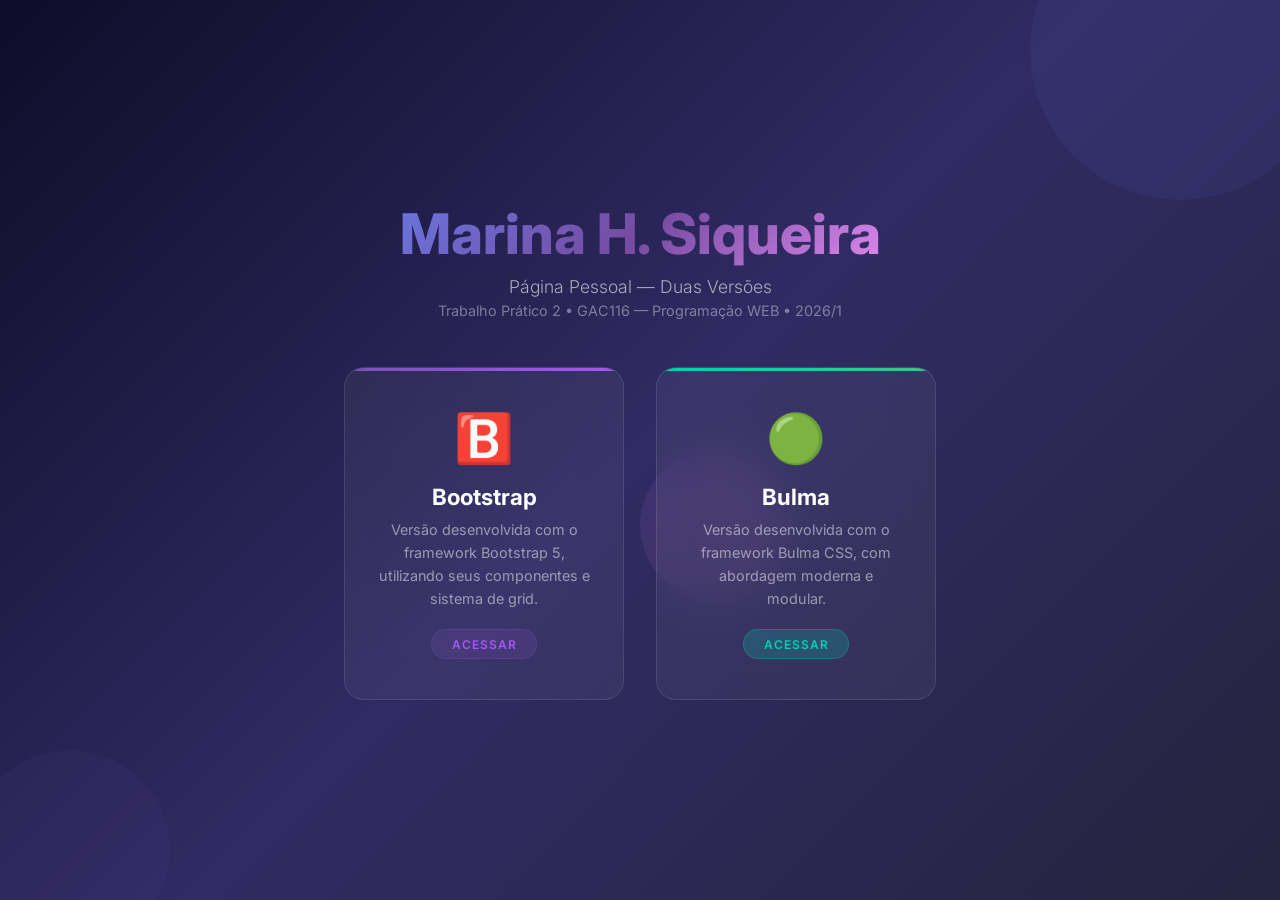
<file: index.html>
<!DOCTYPE html>
<html lang="pt-BR">
<head>
    <meta charset="UTF-8">
    <meta name="viewport" content="width=device-width, initial-scale=1.0">
    <meta name="description" content="Página Pessoal de Marina Hermógenes Siqueira - Trabalho Prático 2 - GAC116">
    <title>Marina H. Siqueira - Página Pessoal</title>
    <link rel="preconnect" href="https://fonts.googleapis.com">
    <link rel="preconnect" href="https://fonts.gstatic.com" crossorigin>
    <link href="https://fonts.googleapis.com/css2?family=Inter:wght@300;400;500;600;700;800&display=swap" rel="stylesheet">
    <style>
        *, *::before, *::after {
            margin: 0;
            padding: 0;
            box-sizing: border-box;
        }

        body {
            font-family: 'Inter', sans-serif;
            min-height: 100vh;
            display: flex;
            align-items: center;
            justify-content: center;
            background: linear-gradient(135deg, #0f0c29, #302b63, #24243e);
            color: #fff;
            overflow: hidden;
        }

        .container {
            text-align: center;
            padding: 2rem;
        }

        .title {
            font-size: clamp(2rem, 5vw, 3.5rem);
            font-weight: 800;
            margin-bottom: 0.5rem;
            background: linear-gradient(135deg, #667eea, #764ba2, #f093fb);
            -webkit-background-clip: text;
            -webkit-text-fill-color: transparent;
            background-clip: text;
            animation: fadeInUp 0.8s ease-out;
        }

        .subtitle {
            font-size: 1.1rem;
            color: rgba(255,255,255,0.6);
            margin-bottom: 0.3rem;
            font-weight: 300;
            animation: fadeInUp 0.8s ease-out 0.15s both;
        }

        .discipline {
            font-size: 0.9rem;
            color: rgba(255,255,255,0.4);
            margin-bottom: 3rem;
            animation: fadeInUp 0.8s ease-out 0.3s both;
        }

        .cards {
            display: flex;
            gap: 2rem;
            justify-content: center;
            flex-wrap: wrap;
            animation: fadeInUp 0.8s ease-out 0.45s both;
        }

        .card {
            background: rgba(255,255,255,0.05);
            backdrop-filter: blur(20px);
            border: 1px solid rgba(255,255,255,0.1);
            border-radius: 20px;
            padding: 2.5rem 2rem;
            width: 280px;
            text-decoration: none;
            color: #fff;
            transition: all 0.4s cubic-bezier(0.175, 0.885, 0.32, 1.275);
            position: relative;
            overflow: hidden;
        }

        .card::before {
            content: '';
            position: absolute;
            top: 0;
            left: 0;
            right: 0;
            height: 3px;
            border-radius: 20px 20px 0 0;
            transition: height 0.3s ease;
        }

        .card-bootstrap::before {
            background: linear-gradient(90deg, #7952b3, #a855f7);
        }

        .card-bulma::before {
            background: linear-gradient(90deg, #00d1b2, #3ec487);
        }

        .card:hover {
            transform: translateY(-10px) scale(1.03);
            border-color: rgba(255,255,255,0.25);
            box-shadow: 0 20px 60px rgba(0,0,0,0.3);
        }

        .card:hover::before {
            height: 5px;
        }

        .card-icon {
            font-size: 3rem;
            margin-bottom: 1rem;
        }

        .card-title {
            font-size: 1.4rem;
            font-weight: 700;
            margin-bottom: 0.5rem;
        }

        .card-desc {
            font-size: 0.9rem;
            color: rgba(255,255,255,0.5);
            line-height: 1.6;
        }

        .card-badge {
            display: inline-block;
            margin-top: 1.2rem;
            padding: 0.4rem 1.2rem;
            border-radius: 50px;
            font-size: 0.75rem;
            font-weight: 600;
            text-transform: uppercase;
            letter-spacing: 1px;
        }

        .card-bootstrap .card-badge {
            background: rgba(121, 82, 179, 0.2);
            color: #a855f7;
            border: 1px solid rgba(121, 82, 179, 0.3);
        }

        .card-bulma .card-badge {
            background: rgba(0, 209, 178, 0.2);
            color: #00d1b2;
            border: 1px solid rgba(0, 209, 178, 0.3);
        }

        .floating-shapes {
            position: fixed;
            top: 0;
            left: 0;
            width: 100%;
            height: 100%;
            pointer-events: none;
            z-index: -1;
        }

        .shape {
            position: absolute;
            border-radius: 50%;
            opacity: 0.08;
            animation: float 20s infinite ease-in-out;
        }

        .shape:nth-child(1) {
            width: 300px;
            height: 300px;
            background: #667eea;
            top: -100px;
            right: -50px;
            animation-delay: 0s;
        }

        .shape:nth-child(2) {
            width: 200px;
            height: 200px;
            background: #764ba2;
            bottom: -50px;
            left: -30px;
            animation-delay: -5s;
        }

        .shape:nth-child(3) {
            width: 150px;
            height: 150px;
            background: #f093fb;
            top: 50%;
            left: 50%;
            animation-delay: -10s;
        }

        @keyframes float {
            0%, 100% { transform: translate(0, 0) rotate(0deg); }
            25% { transform: translate(30px, -30px) rotate(5deg); }
            50% { transform: translate(-20px, 20px) rotate(-5deg); }
            75% { transform: translate(15px, 10px) rotate(3deg); }
        }

        @keyframes fadeInUp {
            from {
                opacity: 0;
                transform: translateY(30px);
            }
            to {
                opacity: 1;
                transform: translateY(0);
            }
        }

        @media (max-width: 600px) {
            .cards {
                flex-direction: column;
                align-items: center;
            }
            .card {
                width: 100%;
                max-width: 320px;
            }
        }
    </style>
</head>
<body>
    <div class="floating-shapes">
        <div class="shape"></div>
        <div class="shape"></div>
        <div class="shape"></div>
    </div>

    <div class="container">
        <h1 class="title">Marina H. Siqueira</h1>
        <p class="subtitle">Página Pessoal — Duas Versões</p>
        <p class="discipline">Trabalho Prático 2 • GAC116 — Programação WEB • 2026/1</p>

        <div class="cards">
            <a href="bootstrap/index.html" class="card card-bootstrap" id="card-bootstrap">
                <div class="card-icon">🅱️</div>
                <h2 class="card-title">Bootstrap</h2>
                <p class="card-desc">Versão desenvolvida com o framework Bootstrap 5, utilizando seus componentes e sistema de grid.</p>
                <span class="card-badge">Acessar</span>
            </a>

            <a href="bulma/index.html" class="card card-bulma" id="card-bulma">
                <div class="card-icon">🟢</div>
                <h2 class="card-title">Bulma</h2>
                <p class="card-desc">Versão desenvolvida com o framework Bulma CSS, com abordagem moderna e modular.</p>
                <span class="card-badge">Acessar</span>
            </a>
        </div>
    </div>
</body>
</html>
</file>
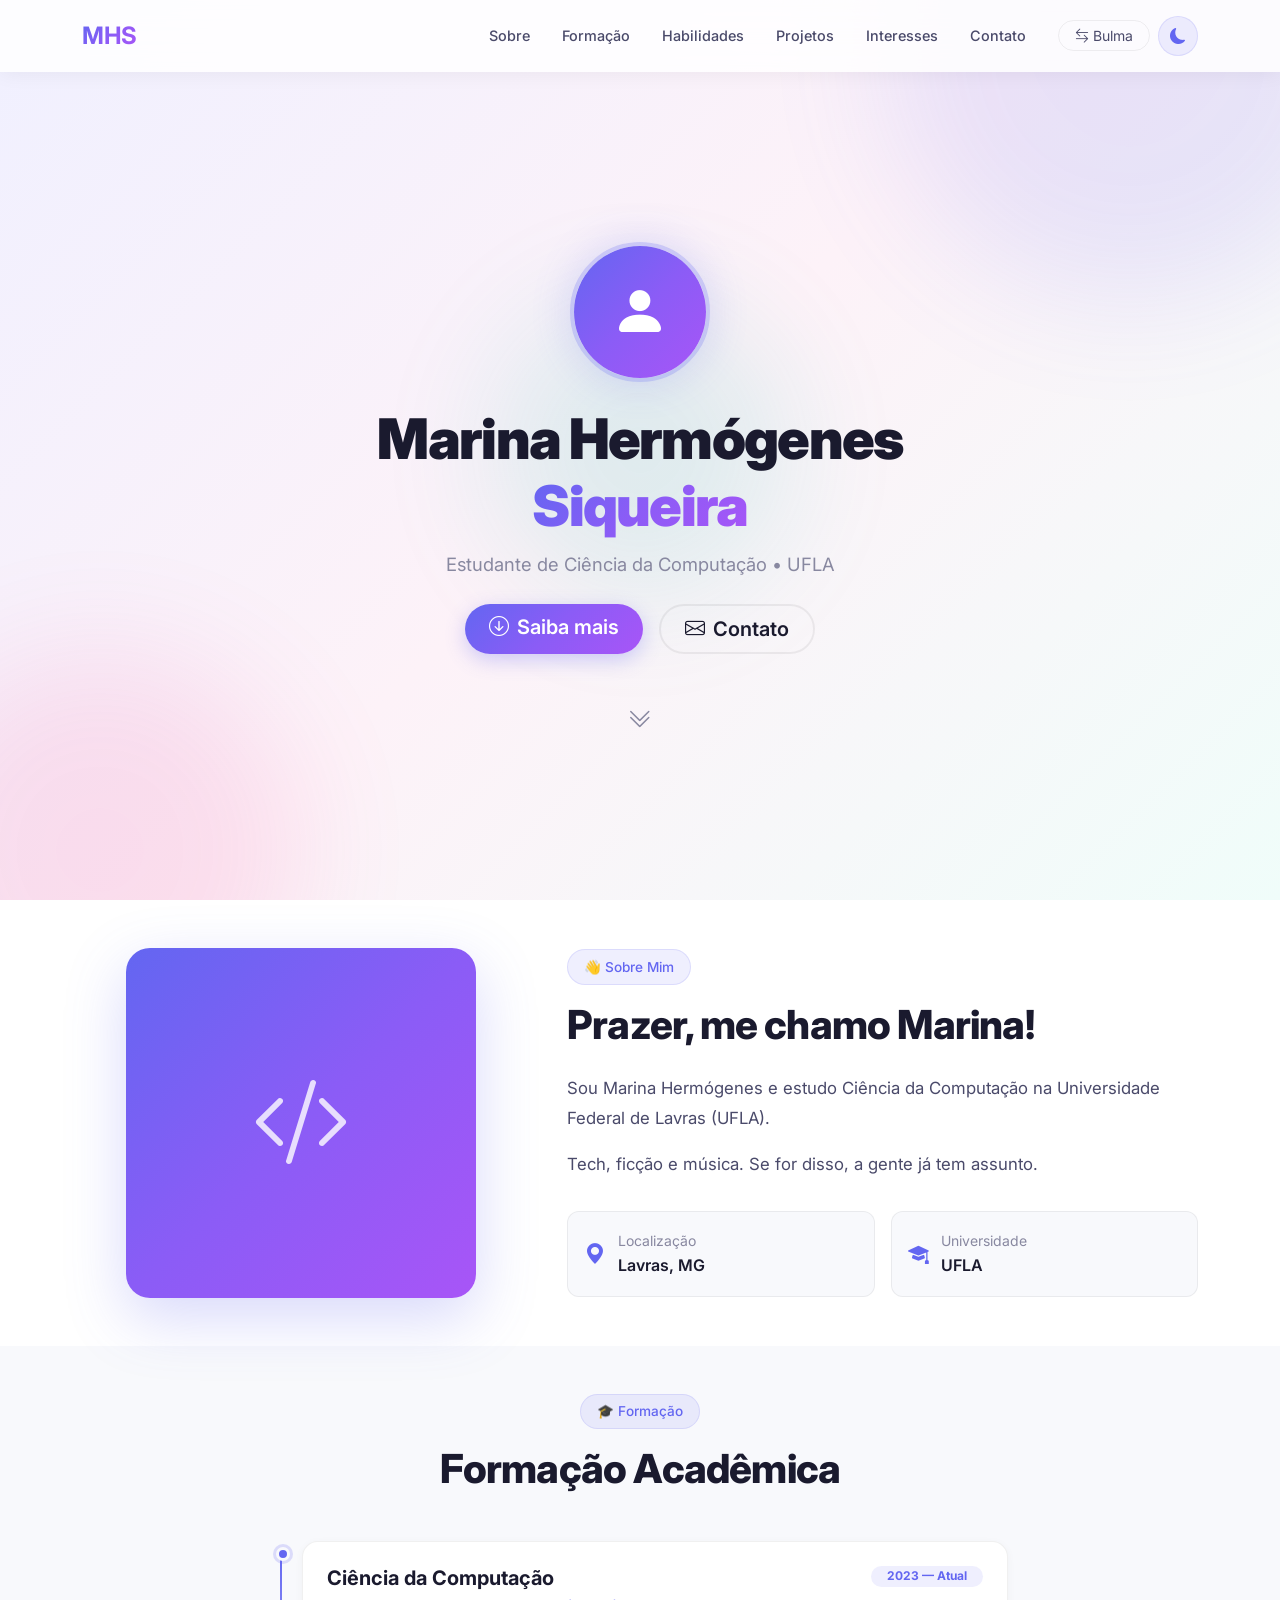
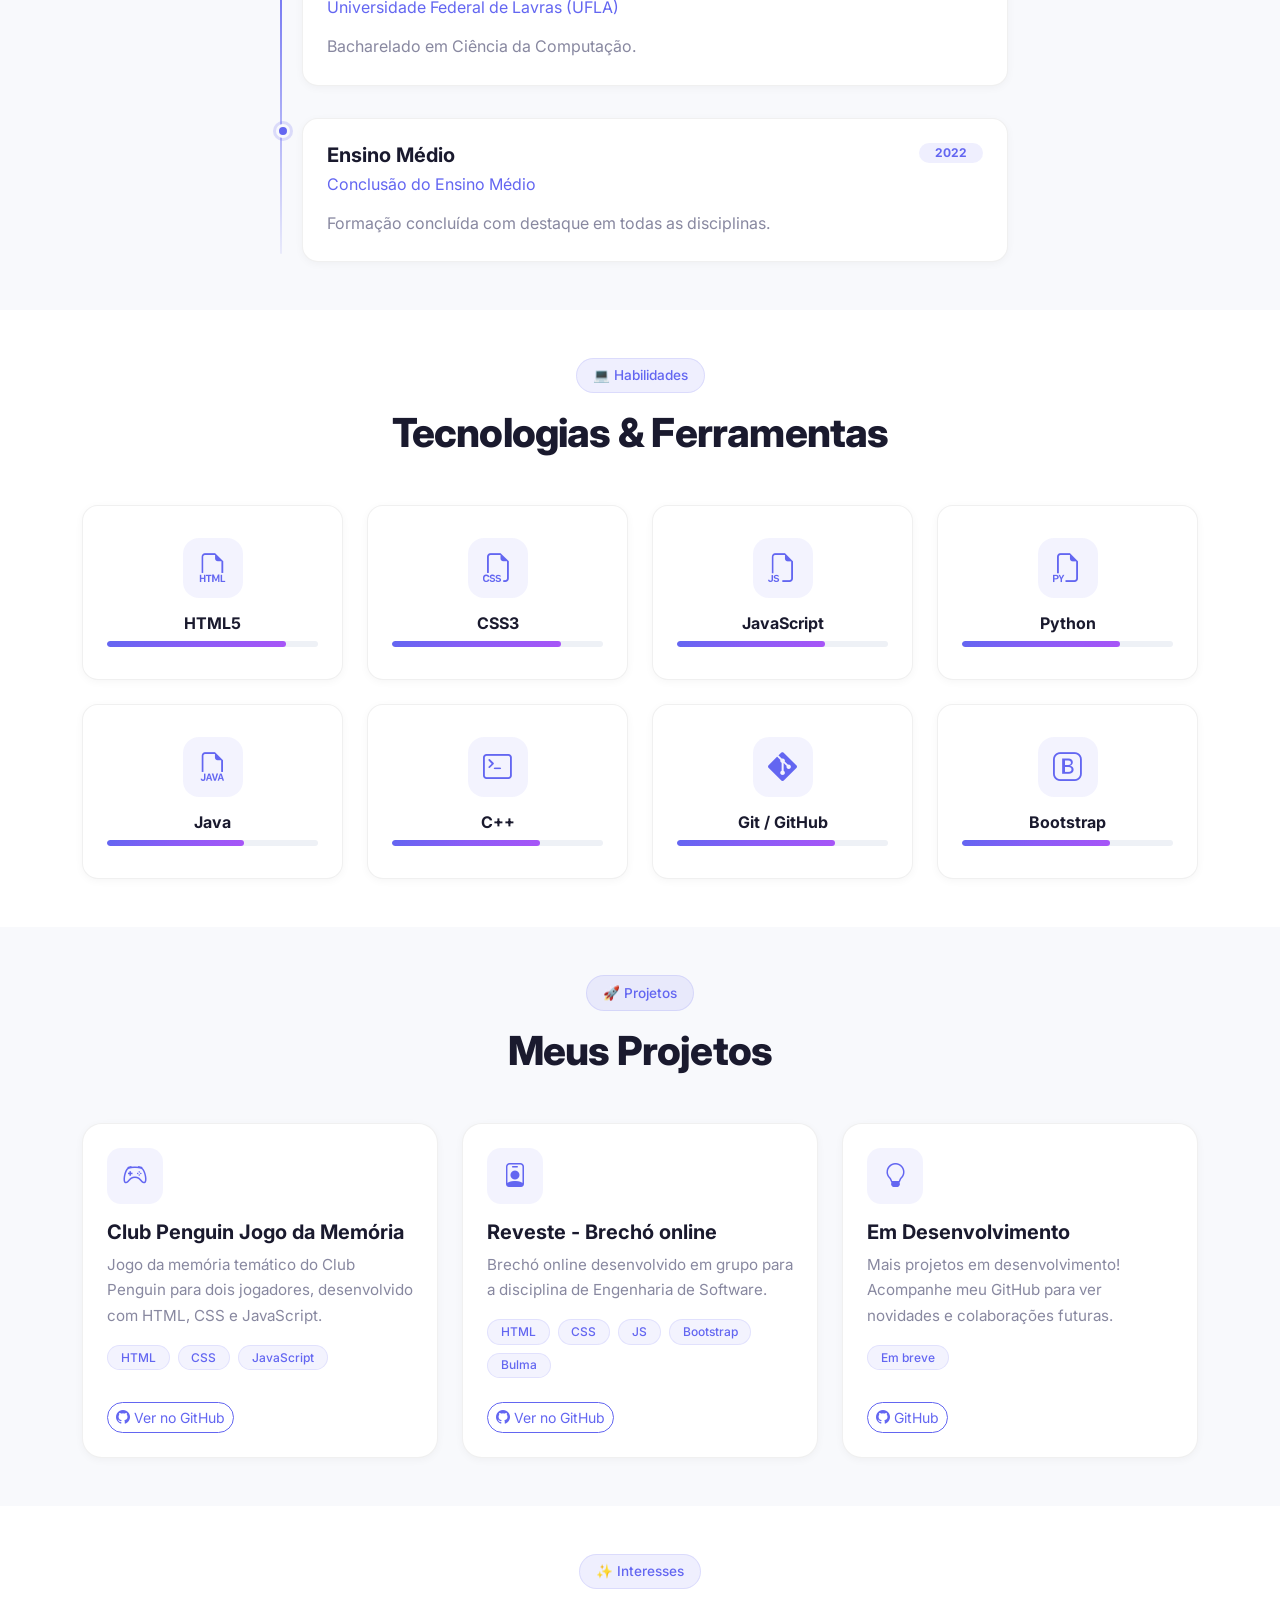
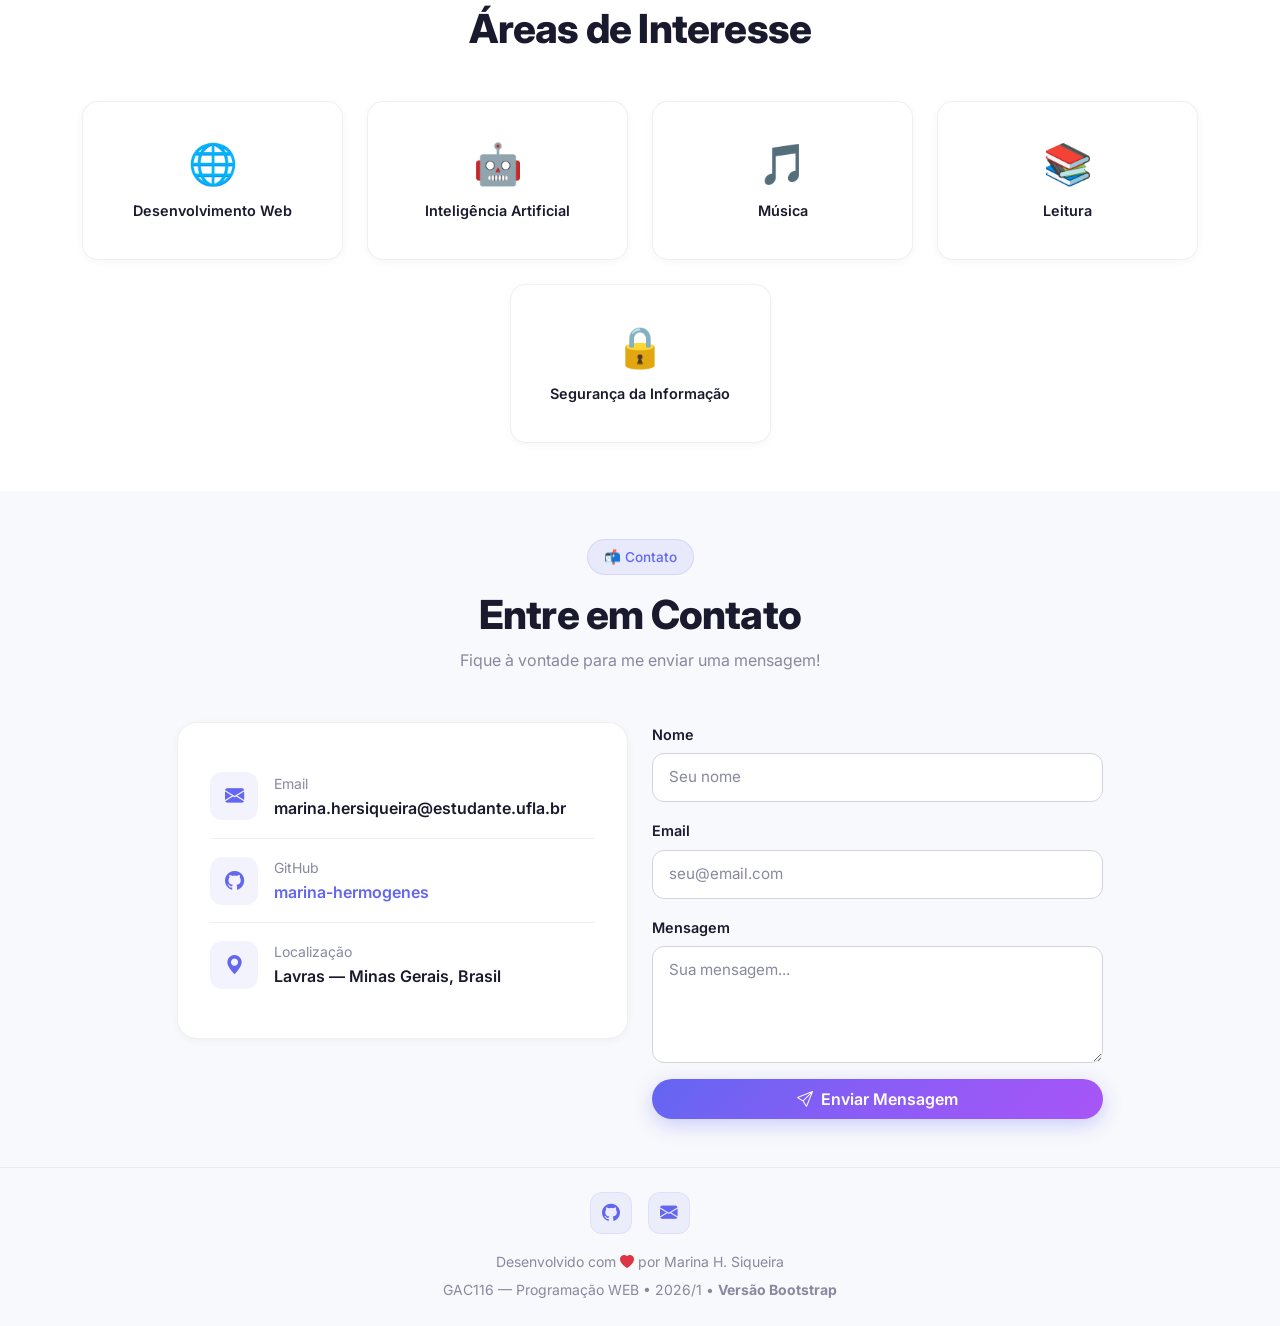
<file: bootstrap/index.html>
<!DOCTYPE html>
<html lang="pt-BR" data-theme="light">
<head>
    <meta charset="UTF-8">
    <meta name="viewport" content="width=device-width, initial-scale=1.0">
    <meta name="description" content="Página Pessoal de Marina Hermógenes Siqueira — Versão Bootstrap">
    <title>Marina H. Siqueira — Bootstrap</title>

    <link href="https://cdn.jsdelivr.net/npm/bootstrap@5.3.3/dist/css/bootstrap.min.css" rel="stylesheet">
    <link href="https://cdn.jsdelivr.net/npm/bootstrap-icons@1.11.3/font/bootstrap-icons.min.css" rel="stylesheet">
    <link rel="preconnect" href="https://fonts.googleapis.com">
    <link rel="preconnect" href="https://fonts.gstatic.com" crossorigin>
    <link href="https://fonts.googleapis.com/css2?family=Inter:wght@300;400;500;600;700;800;900&display=swap" rel="stylesheet">

    <link rel="stylesheet" href="style.css">
</head>
<body>

    <nav class="navbar navbar-expand-lg fixed-top" id="mainNavbar">
        <div class="container">
            <a class="navbar-brand fw-bold" href="#hero">
                <span class="brand-gradient">MHS</span>
            </a>
            <button class="navbar-toggler border-0" type="button" data-bs-toggle="collapse" data-bs-target="#navbarNav" aria-controls="navbarNav" aria-expanded="false" aria-label="Menu">
                <span class="navbar-toggler-icon"></span>
            </button>
            <div class="collapse navbar-collapse" id="navbarNav">
                <ul class="navbar-nav ms-auto me-3">
                    <li class="nav-item"><a class="nav-link" href="#sobre">Sobre</a></li>
                    <li class="nav-item"><a class="nav-link" href="#formacao">Formação</a></li>
                    <li class="nav-item"><a class="nav-link" href="#habilidades">Habilidades</a></li>
                    <li class="nav-item"><a class="nav-link" href="#projetos">Projetos</a></li>
                    <li class="nav-item"><a class="nav-link" href="#interesses">Interesses</a></li>
                    <li class="nav-item"><a class="nav-link" href="#contato">Contato</a></li>
                </ul>
                <div class="d-flex align-items-center gap-2">
                    <a href="../bulma/index.html" class="btn btn-sm btn-outline-secondary rounded-pill px-3" title="Ver versão Bulma">
                        <i class="bi bi-arrow-left-right me-1"></i>Bulma
                    </a>
                    <button class="btn btn-sm btn-theme-toggle rounded-circle" id="themeToggle" title="Alternar tema" aria-label="Alternar tema claro/escuro">
                        <i class="bi bi-moon-fill" id="themeIcon"></i>
                    </button>
                </div>
            </div>
        </div>
    </nav>

    <section id="hero" class="hero-section d-flex align-items-center min-vh-100">
        <div class="hero-bg-shapes">
            <div class="shape shape-1"></div>
            <div class="shape shape-2"></div>
            <div class="shape shape-3"></div>
        </div>
        <div class="container text-center position-relative">
            <div class="hero-avatar mx-auto mb-4">
                <div class="avatar-placeholder">
                    <i class="bi bi-person-fill"></i>
                </div>
            </div>
            <h1 class="hero-title mb-2">
                Marina Hermógenes<br><span class="text-gradient">Siqueira</span>
            </h1>
            <p class="hero-subtitle mb-4">Estudante de Ciência da Computação • UFLA</p>
            <div class="d-flex justify-content-center gap-3 flex-wrap">
                <a href="#sobre" class="btn btn-primary btn-lg rounded-pill px-4 hero-btn">
                    <i class="bi bi-arrow-down-circle me-2"></i>Saiba mais
                </a>
                <a href="#contato" class="btn btn-outline-light btn-lg rounded-pill px-4 hero-btn">
                    <i class="bi bi-envelope me-2"></i>Contato
                </a>
            </div>
            <div class="hero-scroll-indicator mt-5">
                <i class="bi bi-chevron-double-down"></i>
            </div>
        </div>
    </section>

    <section id="sobre" class="py-5 section-about">
        <div class="container">
            <div class="row align-items-center g-5">
                <div class="col-lg-5">
                    <div class="about-image-wrapper">
                        <div class="about-image-placeholder">
                            <i class="bi bi-code-slash"></i>
                        </div>
                    </div>
                </div>
                <div class="col-lg-7">
                    <span class="section-badge mb-3">👋 Sobre Mim</span>
                    <h2 class="section-title mb-4">Prazer, me chamo Marina!</h2>
                    <p class="about-text">
                        Sou Marina Hermógenes e estudo Ciência da Computação na Universidade Federal de Lavras (UFLA).
                    </p>
                    <p class="about-text">
                        Tech, ficção e música. Se for disso, a gente já tem assunto.
                    </p>
                    <div class="row g-3 mt-3">
                        <div class="col-sm-6">
                            <div class="info-card">
                                <i class="bi bi-geo-alt-fill text-primary"></i>
                                <div>
                                    <small class="text-muted">Localização</small>
                                    <p class="mb-0 fw-semibold">Lavras, MG</p>
                                </div>
                            </div>
                        </div>
                        <div class="col-sm-6">
                            <div class="info-card">
                                <i class="bi bi-mortarboard-fill text-primary"></i>
                                <div>
                                    <small class="text-muted">Universidade</small>
                                    <p class="mb-0 fw-semibold">UFLA</p>
                                </div>
                            </div>
                        </div>
                    </div>
                </div>
            </div>
        </div>
    </section>

    <section id="formacao" class="py-5 section-education">
        <div class="container">
            <div class="text-center mb-5">
                <span class="section-badge">🎓 Formação</span>
                <h2 class="section-title mt-3">Formação Acadêmica</h2>
            </div>
            <div class="row justify-content-center">
                <div class="col-lg-8">
                    <div class="timeline">
                        <div class="timeline-item">
                            <div class="timeline-marker"></div>
                            <div class="timeline-content">
                                <div class="d-flex justify-content-between align-items-start flex-wrap gap-2">
                                    <div>
                                        <h5 class="fw-bold mb-1">Ciência da Computação</h5>
                                        <p class="text-primary mb-1">Universidade Federal de Lavras (UFLA)</p>
                                    </div>
                                    <span class="badge bg-primary-subtle text-primary rounded-pill px-3">2023 — Atual</span>
                                </div>
                                <p class="text-muted mt-2 mb-0">Bacharelado em Ciência da Computação.</p>
                            </div>
                        </div>
                        <div class="timeline-item">
                            <div class="timeline-marker"></div>
                            <div class="timeline-content">
                                <div class="d-flex justify-content-between align-items-start flex-wrap gap-2">
                                    <div>
                                        <h5 class="fw-bold mb-1">Ensino Médio</h5>
                                        <p class="text-primary mb-1">Conclusão do Ensino Médio</p>
                                    </div>
                                    <span class="badge bg-primary-subtle text-primary rounded-pill px-3">2022</span>
                                </div>
                                <p class="text-muted mt-2 mb-0">Formação concluída com destaque em todas as disciplinas.</p>
                            </div>
                        </div>
                    </div>
                </div>
            </div>
        </div>
    </section>

    <section id="habilidades" class="py-5 section-skills">
        <div class="container">
            <div class="text-center mb-5">
                <span class="section-badge">💻 Habilidades</span>
                <h2 class="section-title mt-3">Tecnologias & Ferramentas</h2>
            </div>
            <div class="row g-4 justify-content-center">
                <div class="col-6 col-md-4 col-lg-3">
                    <div class="skill-card text-center">
                        <div class="skill-icon">
                            <i class="bi bi-filetype-html"></i>
                        </div>
                        <h6 class="fw-bold mt-3">HTML5</h6>
                        <div class="progress skill-progress mt-2">
                            <div class="progress-bar" role="progressbar" style="width: 85%" aria-valuenow="85">85%</div>
                        </div>
                    </div>
                </div>
                <div class="col-6 col-md-4 col-lg-3">
                    <div class="skill-card text-center">
                        <div class="skill-icon">
                            <i class="bi bi-filetype-css"></i>
                        </div>
                        <h6 class="fw-bold mt-3">CSS3</h6>
                        <div class="progress skill-progress mt-2">
                            <div class="progress-bar" role="progressbar" style="width: 80%" aria-valuenow="80">80%</div>
                        </div>
                    </div>
                </div>
                <div class="col-6 col-md-4 col-lg-3">
                    <div class="skill-card text-center">
                        <div class="skill-icon">
                            <i class="bi bi-filetype-js"></i>
                        </div>
                        <h6 class="fw-bold mt-3">JavaScript</h6>
                        <div class="progress skill-progress mt-2">
                            <div class="progress-bar" role="progressbar" style="width: 70%" aria-valuenow="70">70%</div>
                        </div>
                    </div>
                </div>
                <div class="col-6 col-md-4 col-lg-3">
                    <div class="skill-card text-center">
                        <div class="skill-icon">
                            <i class="bi bi-filetype-py"></i>
                        </div>
                        <h6 class="fw-bold mt-3">Python</h6>
                        <div class="progress skill-progress mt-2">
                            <div class="progress-bar" role="progressbar" style="width: 75%" aria-valuenow="75">75%</div>
                        </div>
                    </div>
                </div>
                <div class="col-6 col-md-4 col-lg-3">
                    <div class="skill-card text-center">
                        <div class="skill-icon">
                            <i class="bi bi-filetype-java"></i>
                        </div>
                        <h6 class="fw-bold mt-3">Java</h6>
                        <div class="progress skill-progress mt-2">
                            <div class="progress-bar" role="progressbar" style="width: 65%" aria-valuenow="65">65%</div>
                        </div>
                    </div>
                </div>
                <div class="col-6 col-md-4 col-lg-3">
                    <div class="skill-card text-center">
                        <div class="skill-icon">
                            <i class="bi bi-terminal"></i>
                        </div>
                        <h6 class="fw-bold mt-3">C++</h6>
                        <div class="progress skill-progress mt-2">
                            <div class="progress-bar" role="progressbar" style="width: 70%" aria-valuenow="70">70%</div>
                        </div>
                    </div>
                </div>
                <div class="col-6 col-md-4 col-lg-3">
                    <div class="skill-card text-center">
                        <div class="skill-icon">
                            <i class="bi bi-git"></i>
                        </div>
                        <h6 class="fw-bold mt-3">Git / GitHub</h6>
                        <div class="progress skill-progress mt-2">
                            <div class="progress-bar" role="progressbar" style="width: 75%" aria-valuenow="75">75%</div>
                        </div>
                    </div>
                </div>
                <div class="col-6 col-md-4 col-lg-3">
                    <div class="skill-card text-center">
                        <div class="skill-icon">
                            <i class="bi bi-bootstrap"></i>
                        </div>
                        <h6 class="fw-bold mt-3">Bootstrap</h6>
                        <div class="progress skill-progress mt-2">
                            <div class="progress-bar" role="progressbar" style="width: 70%" aria-valuenow="70">70%</div>
                        </div>
                    </div>
                </div>
            </div>
        </div>
    </section>

    <section id="projetos" class="py-5 section-projects">
        <div class="container">
            <div class="text-center mb-5">
                <span class="section-badge">🚀 Projetos</span>
                <h2 class="section-title mt-3">Meus Projetos</h2>
            </div>
            <div class="row g-4 justify-content-center">
                <div class="col-md-6 col-lg-4">
                    <div class="card project-card h-100 border-0">
                        <div class="card-body p-4">
                            <div class="project-icon mb-3">
                                <i class="bi bi-controller"></i>
                            </div>
                            <h5 class="card-title fw-bold">Club Penguin Jogo da Memória</h5>
                            <p class="card-text text-muted">Jogo da memória temático do Club Penguin para dois jogadores, desenvolvido com HTML, CSS e JavaScript.</p>
                            <div class="d-flex gap-2 flex-wrap mt-3">
                                <span class="badge tech-badge">HTML</span>
                                <span class="badge tech-badge">CSS</span>
                                <span class="badge tech-badge">JavaScript</span>
                            </div>
                        </div>
                        <div class="card-footer bg-transparent border-0 p-4 pt-0">
                            <a href="https://github.com/marina-hermogenes/Club-Penguin-Jogo-da-Memoria" class="btn btn-sm btn-outline-primary rounded-pill" target="_blank">
                                <i class="bi bi-github me-1"></i>Ver no GitHub
                            </a>
                        </div>
                    </div>
                </div>
                <div class="col-md-6 col-lg-4">
                    <div class="card project-card h-100 border-0">
                        <div class="card-body p-4">
                            <div class="project-icon mb-3">
                                <i class="bi bi-person-badge"></i>
                            </div>
                            <h5 class="card-title fw-bold">Reveste - Brechó online</h5>
                            <p class="card-text text-muted">Brechó online desenvolvido em grupo para a disciplina de Engenharia de Software.</p>
                            <div class="d-flex gap-2 flex-wrap mt-3">
                                <span class="badge tech-badge">HTML</span>
                                <span class="badge tech-badge">CSS</span>
                                <span class="badge tech-badge">JS</span>
                                <span class="badge tech-badge">Bootstrap</span>
                                <span class="badge tech-badge">Bulma</span>
                            </div>
                        </div>
                        <div class="card-footer bg-transparent border-0 p-4 pt-0">
                            <a href="https://github.com/marina-hermogenes/ReVeste" class="btn btn-sm btn-outline-primary rounded-pill" target="_blank">
                                <i class="bi bi-github me-1"></i>Ver no GitHub
                            </a>
                        </div>
                    </div>
                </div>
                <div class="col-md-6 col-lg-4">
                    <div class="card project-card h-100 border-0">
                        <div class="card-body p-4">
                            <div class="project-icon mb-3">
                                <i class="bi bi-lightbulb"></i>
                            </div>
                            <h5 class="card-title fw-bold">Em Desenvolvimento</h5>
                            <p class="card-text text-muted">Mais projetos em desenvolvimento! Acompanhe meu GitHub para ver novidades e colaborações futuras.</p>
                            <div class="d-flex gap-2 flex-wrap mt-3">
                                <span class="badge tech-badge">Em breve</span>
                            </div>
                        </div>
                        <div class="card-footer bg-transparent border-0 p-4 pt-0">
                            <a href="https://github.com/marina-hermogenes" class="btn btn-sm btn-outline-primary rounded-pill" target="_blank">
                                <i class="bi bi-github me-1"></i>GitHub
                            </a>
                        </div>
                    </div>
                </div>
            </div>
        </div>
    </section>

    <section id="interesses" class="py-5 section-interests">
        <div class="container">
            <div class="text-center mb-5">
                <span class="section-badge">✨ Interesses</span>
                <h2 class="section-title mt-3">Áreas de Interesse</h2>
            </div>
            <div class="row g-4 justify-content-center">
                <div class="col-6 col-md-4 col-lg-3">
                    <div class="interest-card text-center">
                        <div class="interest-icon">🌐</div>
                        <h6 class="fw-semibold mt-2">Desenvolvimento Web</h6>
                    </div>
                </div>
                <div class="col-6 col-md-4 col-lg-3">
                    <div class="interest-card text-center">
                        <div class="interest-icon">🤖</div>
                        <h6 class="fw-semibold mt-2">Inteligência Artificial</h6>
                    </div>
                </div>
                <div class="col-6 col-md-4 col-lg-3">
                    <div class="interest-card text-center">
                        <div class="interest-icon">🎵</div>
                        <h6 class="fw-semibold mt-2">Música</h6>
                    </div>
                </div>
                <div class="col-6 col-md-4 col-lg-3">
                    <div class="interest-card text-center">
                        <div class="interest-icon">📚</div>
                        <h6 class="fw-semibold mt-2">Leitura</h6>
                    </div>
                </div>
                <div class="col-6 col-md-4 col-lg-3">
                    <div class="interest-card text-center">
                        <div class="interest-icon">🔒</div>
                        <h6 class="fw-semibold mt-2">Segurança da Informação</h6>
                    </div>
                </div>
            </div>
        </div>
    </section>

    <section id="contato" class="py-5 section-contact">
        <div class="container">
            <div class="text-center mb-5">
                <span class="section-badge">📬 Contato</span>
                <h2 class="section-title mt-3">Entre em Contato</h2>
                <p class="text-muted">Fique à vontade para me enviar uma mensagem!</p>
            </div>
            <div class="row g-4 justify-content-center">
                <div class="col-lg-5">
                    <div class="contact-info-card">
                        <div class="contact-item">
                            <div class="contact-icon-wrapper">
                                <i class="bi bi-envelope-fill"></i>
                            </div>
                            <div>
                                <small class="text-muted">Email</small>
                                <p class="mb-0 fw-semibold">marina.hersiqueira@estudante.ufla.br</p>
                            </div>
                        </div>
                        <div class="contact-item">
                            <div class="contact-icon-wrapper">
                                <i class="bi bi-github"></i>
                            </div>
                            <div>
                                <small class="text-muted">GitHub</small>
                                <p class="mb-0"><a href="https://github.com/marina-hermogenes" target="_blank" class="fw-semibold contact-link">marina-hermogenes</a></p>
                            </div>
                        </div>
                        <div class="contact-item">
                            <div class="contact-icon-wrapper">
                                <i class="bi bi-geo-alt-fill"></i>
                            </div>
                            <div>
                                <small class="text-muted">Localização</small>
                                <p class="mb-0 fw-semibold">Lavras — Minas Gerais, Brasil</p>
                            </div>
                        </div>
                    </div>
                </div>
                <div class="col-lg-5">
                    <form id="contactForm" class="contact-form">
                        <div class="mb-3">
                            <label for="contactName" class="form-label fw-semibold">Nome</label>
                            <input type="text" class="form-control" id="contactName" placeholder="Seu nome" required>
                        </div>
                        <div class="mb-3">
                            <label for="contactEmail" class="form-label fw-semibold">Email</label>
                            <input type="email" class="form-control" id="contactEmail" placeholder="seu@email.com" required>
                        </div>
                        <div class="mb-3">
                            <label for="contactMessage" class="form-label fw-semibold">Mensagem</label>
                            <textarea class="form-control" id="contactMessage" rows="4" placeholder="Sua mensagem..." required></textarea>
                        </div>
                        <button type="submit" class="btn btn-primary w-100 rounded-pill py-2">
                            <i class="bi bi-send me-2"></i>Enviar Mensagem
                        </button>
                    </form>
                </div>
            </div>
        </div>
    </section>

    <footer class="py-4 text-center footer-section">
        <div class="container">
            <div class="d-flex justify-content-center gap-3 mb-3">
                <a href="https://github.com/marina-hermogenes" target="_blank" class="footer-social" aria-label="GitHub">
                    <i class="bi bi-github"></i>
                </a>
                <a href="mailto:marina.hersiqueira@estudante.ufla.br" class="footer-social" aria-label="Email">
                    <i class="bi bi-envelope-fill"></i>
                </a>
            </div>
            <p class="mb-1 text-muted small">
                Desenvolvido com <i class="bi bi-heart-fill text-danger"></i> por Marina H. Siqueira
            </p>
            <p class="mb-0 text-muted small">
                GAC116 — Programação WEB • 2026/1 • <strong>Versão Bootstrap</strong>
            </p>
        </div>
    </footer>

    <button id="backToTop" class="btn btn-primary btn-back-to-top rounded-circle" title="Voltar ao topo" aria-label="Voltar ao topo">
        <i class="bi bi-arrow-up"></i>
    </button>

    <script src="https://cdn.jsdelivr.net/npm/bootstrap@5.3.3/dist/js/bootstrap.bundle.min.js"></script>
    <script src="script.js"></script>
</body>
</html>
</file>
<file: bootstrap/style.css>
:root {
    --bg-primary: #ffffff;
    --bg-secondary: #f8f9fc;
    --bg-tertiary: #eef1f6;
    --bg-card: #ffffff;
    --text-primary: #1a1a2e;
    --text-secondary: #4a4a6a;
    --text-muted: #8888a0;
    --border-color: rgba(0, 0, 0, 0.06);
    --shadow-sm: 0 2px 8px rgba(0, 0, 0, 0.04);
    --shadow-md: 0 8px 30px rgba(0, 0, 0, 0.06);
    --shadow-lg: 0 20px 60px rgba(0, 0, 0, 0.08);
    --accent: #6366f1;
    --accent-rgb: 99, 102, 241;
    --accent-light: #818cf8;
    --accent-dark: #4f46e5;
    --gradient-1: linear-gradient(135deg, #6366f1, #8b5cf6, #a855f7);
    --gradient-2: linear-gradient(135deg, #6366f1 0%, #ec4899 100%);
    --navbar-bg: rgba(255, 255, 255, 0.85);
    --navbar-shadow: 0 1px 20px rgba(0, 0, 0, 0.06);
    --hero-bg: linear-gradient(135deg, #f0f0ff 0%, #fdf2f8 50%, #f0fdfa 100%);
    --input-bg: #ffffff;
    --input-border: #d1d5db;
    --footer-bg: #f8f9fc;
    --code-bg: #f3f4f6;
}

[data-theme="dark"] {
    --bg-primary: #0f0f1a;
    --bg-secondary: #16162a;
    --bg-tertiary: #1e1e38;
    --bg-card: #1a1a30;
    --text-primary: #e8e8f0;
    --text-secondary: #b0b0c8;
    --text-muted: #7878a0;
    --border-color: rgba(255, 255, 255, 0.06);
    --shadow-sm: 0 2px 8px rgba(0, 0, 0, 0.2);
    --shadow-md: 0 8px 30px rgba(0, 0, 0, 0.3);
    --shadow-lg: 0 20px 60px rgba(0, 0, 0, 0.4);
    --navbar-bg: rgba(15, 15, 26, 0.9);
    --navbar-shadow: 0 1px 20px rgba(0, 0, 0, 0.3);
    --hero-bg: linear-gradient(135deg, #0f0f1a 0%, #1a1030 50%, #0f1a1a 100%);
    --input-bg: #1e1e38;
    --input-border: #2a2a50;
    --footer-bg: #0a0a18;
    --code-bg: #1e1e38;
}

* {
    margin: 0;
    padding: 0;
    box-sizing: border-box;
}

html {
    scroll-behavior: smooth;
    scroll-padding-top: 80px;
}

body {
    font-family: 'Inter', sans-serif;
    background-color: var(--bg-primary);
    color: var(--text-primary);
    transition: background-color 0.4s ease, color 0.4s ease;
    overflow-x: hidden;
}

::selection {
    background: rgba(var(--accent-rgb), 0.2);
    color: var(--accent);
}

h1, h2, h3, h4, h5, h6 {
    color: var(--text-primary);
}

p {
    color: var(--text-secondary);
    line-height: 1.7;
}

a {
    transition: all 0.3s ease;
}

.text-gradient {
    background: var(--gradient-1);
    -webkit-background-clip: text;
    -webkit-text-fill-color: transparent;
    background-clip: text;
}

.brand-gradient {
    background: var(--gradient-1);
    -webkit-background-clip: text;
    -webkit-text-fill-color: transparent;
    background-clip: text;
    font-size: 1.5rem;
    letter-spacing: -0.02em;
}

.section-badge {
    display: inline-block;
    padding: 0.4rem 1rem;
    border-radius: 50px;
    font-size: 0.85rem;
    font-weight: 500;
    background: rgba(var(--accent-rgb), 0.1);
    color: var(--accent);
    border: 1px solid rgba(var(--accent-rgb), 0.15);
}

.section-title {
    font-size: clamp(1.8rem, 4vw, 2.5rem);
    font-weight: 800;
    color: var(--text-primary);
    letter-spacing: -0.02em;
}

#mainNavbar {
    background: var(--navbar-bg);
    backdrop-filter: blur(20px);
    -webkit-backdrop-filter: blur(20px);
    box-shadow: var(--navbar-shadow);
    padding: 0.8rem 0;
    transition: all 0.4s ease;
}

#mainNavbar .nav-link {
    color: var(--text-secondary);
    font-weight: 500;
    font-size: 0.9rem;
    padding: 0.5rem 1rem;
    border-radius: 8px;
    transition: all 0.3s ease;
    position: relative;
}

#mainNavbar .nav-link:hover,
#mainNavbar .nav-link.active {
    color: var(--accent);
    background: rgba(var(--accent-rgb), 0.05);
}

[data-theme="dark"] .navbar-toggler-icon {
    filter: invert(1);
}

.btn-theme-toggle {
    width: 40px;
    height: 40px;
    display: flex;
    align-items: center;
    justify-content: center;
    background: rgba(var(--accent-rgb), 0.1);
    border: 1px solid rgba(var(--accent-rgb), 0.15);
    color: var(--accent);
    font-size: 1rem;
    transition: all 0.3s ease;
}

.btn-theme-toggle:hover {
    background: var(--accent);
    color: #fff;
    transform: rotate(20deg);
}

.hero-section {
    background: var(--hero-bg);
    position: relative;
    overflow: hidden;
    padding-top: 80px;
}

.hero-bg-shapes {
    position: absolute;
    inset: 0;
    overflow: hidden;
    pointer-events: none;
}

.hero-bg-shapes .shape {
    position: absolute;
    border-radius: 50%;
    opacity: 0.12;
    filter: blur(60px);
}

.hero-bg-shapes .shape-1 {
    width: 500px;
    height: 500px;
    background: var(--accent);
    top: -200px;
    right: -100px;
    animation: heroFloat 15s ease-in-out infinite;
}

.hero-bg-shapes .shape-2 {
    width: 400px;
    height: 400px;
    background: #ec4899;
    bottom: -150px;
    left: -100px;
    animation: heroFloat 18s ease-in-out infinite reverse;
}

.hero-bg-shapes .shape-3 {
    width: 300px;
    height: 300px;
    background: #14b8a6;
    top: 50%;
    left: 50%;
    transform: translate(-50%, -50%);
    animation: heroFloat 20s ease-in-out infinite;
}

@keyframes heroFloat {
    0%, 100% { transform: translate(0, 0); }
    25% { transform: translate(30px, -30px); }
    50% { transform: translate(-20px, 20px); }
    75% { transform: translate(15px, -10px); }
}

.hero-avatar {
    width: 140px;
    height: 140px;
    border-radius: 50%;
    overflow: hidden;
    border: 4px solid rgba(var(--accent-rgb), 0.3);
    box-shadow: 0 0 40px rgba(var(--accent-rgb), 0.2);
    animation: fadeInDown 0.8s ease-out;
}

.avatar-placeholder {
    width: 100%;
    height: 100%;
    background: var(--gradient-1);
    display: flex;
    align-items: center;
    justify-content: center;
    font-size: 3.5rem;
    color: #fff;
}

.hero-title {
    font-size: clamp(2.2rem, 5vw, 3.5rem);
    font-weight: 900;
    letter-spacing: -0.03em;
    animation: fadeInUp 0.8s ease-out 0.2s both;
}

.hero-subtitle {
    font-size: 1.15rem;
    color: var(--text-muted);
    font-weight: 400;
    animation: fadeInUp 0.8s ease-out 0.35s both;
}

.hero-btn {
    animation: fadeInUp 0.8s ease-out 0.5s both;
    font-weight: 600;
    border: none;
}

.hero-btn.btn-primary {
    background: var(--gradient-1);
    box-shadow: 0 6px 20px rgba(var(--accent-rgb), 0.3);
}

.hero-btn.btn-primary:hover {
    box-shadow: 0 8px 30px rgba(var(--accent-rgb), 0.5);
    transform: translateY(-2px);
}

.hero-btn.btn-outline-light {
    border: 2px solid var(--border-color);
    color: var(--text-primary);
}

.hero-btn.btn-outline-light:hover {
    background: rgba(var(--accent-rgb), 0.1);
    border-color: var(--accent);
    color: var(--accent);
}

.hero-scroll-indicator {
    animation: bounce 2s ease-in-out infinite;
    color: var(--text-muted);
    font-size: 1.5rem;
}

@keyframes bounce {
    0%, 100% { transform: translateY(0); }
    50% { transform: translateY(10px); }
}

@keyframes fadeInUp {
    from { opacity: 0; transform: translateY(30px); }
    to { opacity: 1; transform: translateY(0); }
}

@keyframes fadeInDown {
    from { opacity: 0; transform: translateY(-30px); }
    to { opacity: 1; transform: translateY(0); }
}

.section-about {
    background-color: var(--bg-primary);
}

.about-image-wrapper {
    position: relative;
}

.about-image-placeholder {
    width: 100%;
    aspect-ratio: 1;
    max-width: 350px;
    margin: 0 auto;
    border-radius: 24px;
    background: var(--gradient-1);
    display: flex;
    align-items: center;
    justify-content: center;
    font-size: 6rem;
    color: rgba(255,255,255,0.8);
    box-shadow: 0 20px 60px rgba(var(--accent-rgb), 0.25);
    transition: transform 0.4s ease;
}

.about-image-placeholder:hover {
    transform: scale(1.02) rotate(1deg);
}

.about-text {
    font-size: 1.05rem;
    line-height: 1.8;
    color: var(--text-secondary);
}

.info-card {
    display: flex;
    align-items: center;
    gap: 0.8rem;
    padding: 1rem;
    border-radius: 12px;
    background: var(--bg-secondary);
    border: 1px solid var(--border-color);
    transition: all 0.3s ease;
}

.info-card:hover {
    border-color: rgba(var(--accent-rgb), 0.2);
    transform: translateY(-2px);
}

.info-card i {
    font-size: 1.3rem;
    color: var(--accent);
}

.info-card small {
    color: var(--text-muted);
}

.info-card p {
    color: var(--text-primary);
}

.section-education {
    background-color: var(--bg-secondary);
}

.timeline {
    position: relative;
    padding-left: 30px;
}

.timeline::before {
    content: '';
    position: absolute;
    left: 8px;
    top: 8px;
    bottom: 8px;
    width: 2px;
    background: linear-gradient(to bottom, var(--accent), rgba(var(--accent-rgb), 0.1));
    border-radius: 2px;
}

.timeline-item {
    position: relative;
    padding-bottom: 2rem;
}

.timeline-item:last-child {
    padding-bottom: 0;
}

.timeline-marker {
    position: absolute;
    left: -26px;
    top: 6px;
    width: 14px;
    height: 14px;
    border-radius: 50%;
    background: var(--accent);
    border: 3px solid var(--bg-secondary);
    box-shadow: 0 0 0 3px rgba(var(--accent-rgb), 0.2);
}

.timeline-content {
    background: var(--bg-card);
    border: 1px solid var(--border-color);
    border-radius: 16px;
    padding: 1.5rem;
    box-shadow: var(--shadow-sm);
    transition: all 0.3s ease;
}

.timeline-content:hover {
    box-shadow: var(--shadow-md);
    transform: translateY(-2px);
}

.timeline-content h5 {
    color: var(--text-primary);
}

.timeline-content .text-primary {
    color: var(--accent) !important;
}

.section-skills {
    background-color: var(--bg-primary);
}

.skill-card {
    padding: 2rem 1.5rem;
    border-radius: 16px;
    background: var(--bg-card);
    border: 1px solid var(--border-color);
    box-shadow: var(--shadow-sm);
    transition: all 0.3s ease;
}

.skill-card:hover {
    border-color: rgba(var(--accent-rgb), 0.2);
    box-shadow: var(--shadow-md);
    transform: translateY(-5px);
}

.skill-icon {
    width: 60px;
    height: 60px;
    border-radius: 16px;
    background: rgba(var(--accent-rgb), 0.08);
    display: flex;
    align-items: center;
    justify-content: center;
    font-size: 1.8rem;
    color: var(--accent);
    margin: 0 auto;
    transition: all 0.3s ease;
}

.skill-card:hover .skill-icon {
    background: var(--gradient-1);
    color: #fff;
    transform: scale(1.1);
}

.skill-card h6 {
    color: var(--text-primary);
}

.skill-progress {
    height: 6px;
    border-radius: 3px;
    background: var(--bg-tertiary);
    overflow: hidden;
}

.skill-progress .progress-bar {
    background: var(--gradient-1);
    border-radius: 3px;
    font-size: 0;
    transition: width 1.5s ease-out;
}

.section-projects {
    background-color: var(--bg-secondary);
}

.project-card {
    background: var(--bg-card);
    border-radius: 20px;
    border: 1px solid var(--border-color) !important;
    box-shadow: var(--shadow-sm);
    transition: all 0.4s ease;
    overflow: hidden;
}

.project-card:hover {
    box-shadow: var(--shadow-lg);
    transform: translateY(-8px);
    border-color: rgba(var(--accent-rgb), 0.2) !important;
}

.project-icon {
    width: 56px;
    height: 56px;
    border-radius: 14px;
    background: rgba(var(--accent-rgb), 0.08);
    display: flex;
    align-items: center;
    justify-content: center;
    font-size: 1.5rem;
    color: var(--accent);
    transition: all 0.3s ease;
}

.project-card:hover .project-icon {
    background: var(--gradient-1);
    color: #fff;
}

.project-card .card-title {
    color: var(--text-primary);
}

.project-card .card-text {
    color: var(--text-secondary);
    font-size: 0.95rem;
}

.tech-badge {
    background: rgba(var(--accent-rgb), 0.08) !important;
    color: var(--accent) !important;
    font-weight: 500;
    font-size: 0.75rem;
    padding: 0.35rem 0.8rem;
    border-radius: 50px;
    border: 1px solid rgba(var(--accent-rgb), 0.12);
}

.project-card .btn-outline-primary {
    border-color: var(--accent);
    color: var(--accent);
}

.project-card .btn-outline-primary:hover {
    background: var(--accent);
    color: #fff;
}

.section-interests {
    background-color: var(--bg-primary);
}

.interest-card {
    padding: 2rem 1rem;
    border-radius: 16px;
    background: var(--bg-card);
    border: 1px solid var(--border-color);
    box-shadow: var(--shadow-sm);
    transition: all 0.3s ease;
}

.interest-card:hover {
    border-color: rgba(var(--accent-rgb), 0.2);
    box-shadow: var(--shadow-md);
    transform: translateY(-5px);
}

.interest-icon {
    font-size: 2.5rem;
}

.interest-card h6 {
    color: var(--text-primary);
    font-size: 0.9rem;
}

.section-contact {
    background-color: var(--bg-secondary);
}

.contact-info-card {
    background: var(--bg-card);
    border: 1px solid var(--border-color);
    border-radius: 20px;
    padding: 2rem;
    box-shadow: var(--shadow-sm);
}

.contact-item {
    display: flex;
    align-items: center;
    gap: 1rem;
    padding: 1rem 0;
    border-bottom: 1px solid var(--border-color);
}

.contact-item:last-child {
    border-bottom: none;
}

.contact-icon-wrapper {
    width: 48px;
    height: 48px;
    border-radius: 12px;
    background: rgba(var(--accent-rgb), 0.08);
    display: flex;
    align-items: center;
    justify-content: center;
    color: var(--accent);
    font-size: 1.2rem;
    flex-shrink: 0;
}

.contact-item small {
    color: var(--text-muted);
}

.contact-item p {
    color: var(--text-primary);
}

.contact-link {
    color: var(--accent);
    text-decoration: none;
}

.contact-link:hover {
    text-decoration: underline;
}

.contact-form .form-control {
    background: var(--input-bg);
    border: 1px solid var(--input-border);
    color: var(--text-primary);
    border-radius: 12px;
    padding: 0.75rem 1rem;
    font-size: 0.95rem;
    transition: all 0.3s ease;
}

.contact-form .form-control:focus {
    border-color: var(--accent);
    box-shadow: 0 0 0 3px rgba(var(--accent-rgb), 0.15);
    background: var(--input-bg);
    color: var(--text-primary);
}

.contact-form .form-control::placeholder {
    color: var(--text-muted);
}

.contact-form .form-label {
    color: var(--text-primary);
    font-size: 0.9rem;
}

.contact-form .btn-primary {
    background: var(--gradient-1);
    border: none;
    font-weight: 600;
    box-shadow: 0 6px 20px rgba(var(--accent-rgb), 0.3);
    transition: all 0.3s ease;
}

.contact-form .btn-primary:hover {
    box-shadow: 0 8px 30px rgba(var(--accent-rgb), 0.5);
    transform: translateY(-2px);
}

.footer-section {
    background: var(--footer-bg);
    border-top: 1px solid var(--border-color);
}

.footer-social {
    width: 42px;
    height: 42px;
    border-radius: 12px;
    background: rgba(var(--accent-rgb), 0.08);
    display: flex;
    align-items: center;
    justify-content: center;
    color: var(--accent);
    font-size: 1.1rem;
    text-decoration: none;
    transition: all 0.3s ease;
    border: 1px solid rgba(var(--accent-rgb), 0.1);
}

.footer-social:hover {
    background: var(--accent);
    color: #fff;
    transform: translateY(-3px);
}

.btn-back-to-top {
    position: fixed;
    bottom: 30px;
    right: 30px;
    width: 48px;
    height: 48px;
    display: none;
    align-items: center;
    justify-content: center;
    background: var(--gradient-1);
    border: none;
    box-shadow: 0 6px 20px rgba(var(--accent-rgb), 0.3);
    z-index: 1000;
    transition: all 0.3s ease;
    font-size: 1.1rem;
}

.btn-back-to-top.visible {
    display: flex;
}

.btn-back-to-top:hover {
    transform: translateY(-3px);
    box-shadow: 0 8px 30px rgba(var(--accent-rgb), 0.5);
    background: var(--gradient-1);
}

.badge.bg-primary-subtle {
    background: rgba(var(--accent-rgb), 0.1) !important;
    color: var(--accent) !important;
}

.text-primary {
    color: var(--accent) !important;
}

.text-muted {
    color: var(--text-muted) !important;
}

.btn-outline-secondary {
    border-color: var(--border-color);
    color: var(--text-secondary);
}

.btn-outline-secondary:hover {
    background: rgba(var(--accent-rgb), 0.1);
    border-color: var(--accent);
    color: var(--accent);
}

.fade-in-up {
    opacity: 0;
    transform: translateY(30px);
    transition: all 0.6s ease-out;
}

.fade-in-up.visible {
    opacity: 1;
    transform: translateY(0);
}

@media (max-width: 991.98px) {
    #mainNavbar .navbar-collapse {
        background: var(--bg-card);
        border-radius: 16px;
        padding: 1rem;
        margin-top: 0.5rem;
        border: 1px solid var(--border-color);
        box-shadow: var(--shadow-md);
    }

    .hero-title {
        font-size: 2rem;
    }
}

@media (max-width: 575.98px) {
    .hero-avatar {
        width: 100px;
        height: 100px;
    }

    .avatar-placeholder {
        font-size: 2.5rem;
    }

    .about-image-placeholder {
        max-width: 250px;
        font-size: 4rem;
    }

    .skill-card {
        padding: 1.2rem 0.8rem;
    }

    .contact-info-card {
        padding: 1rem;
    }
}
</file>
